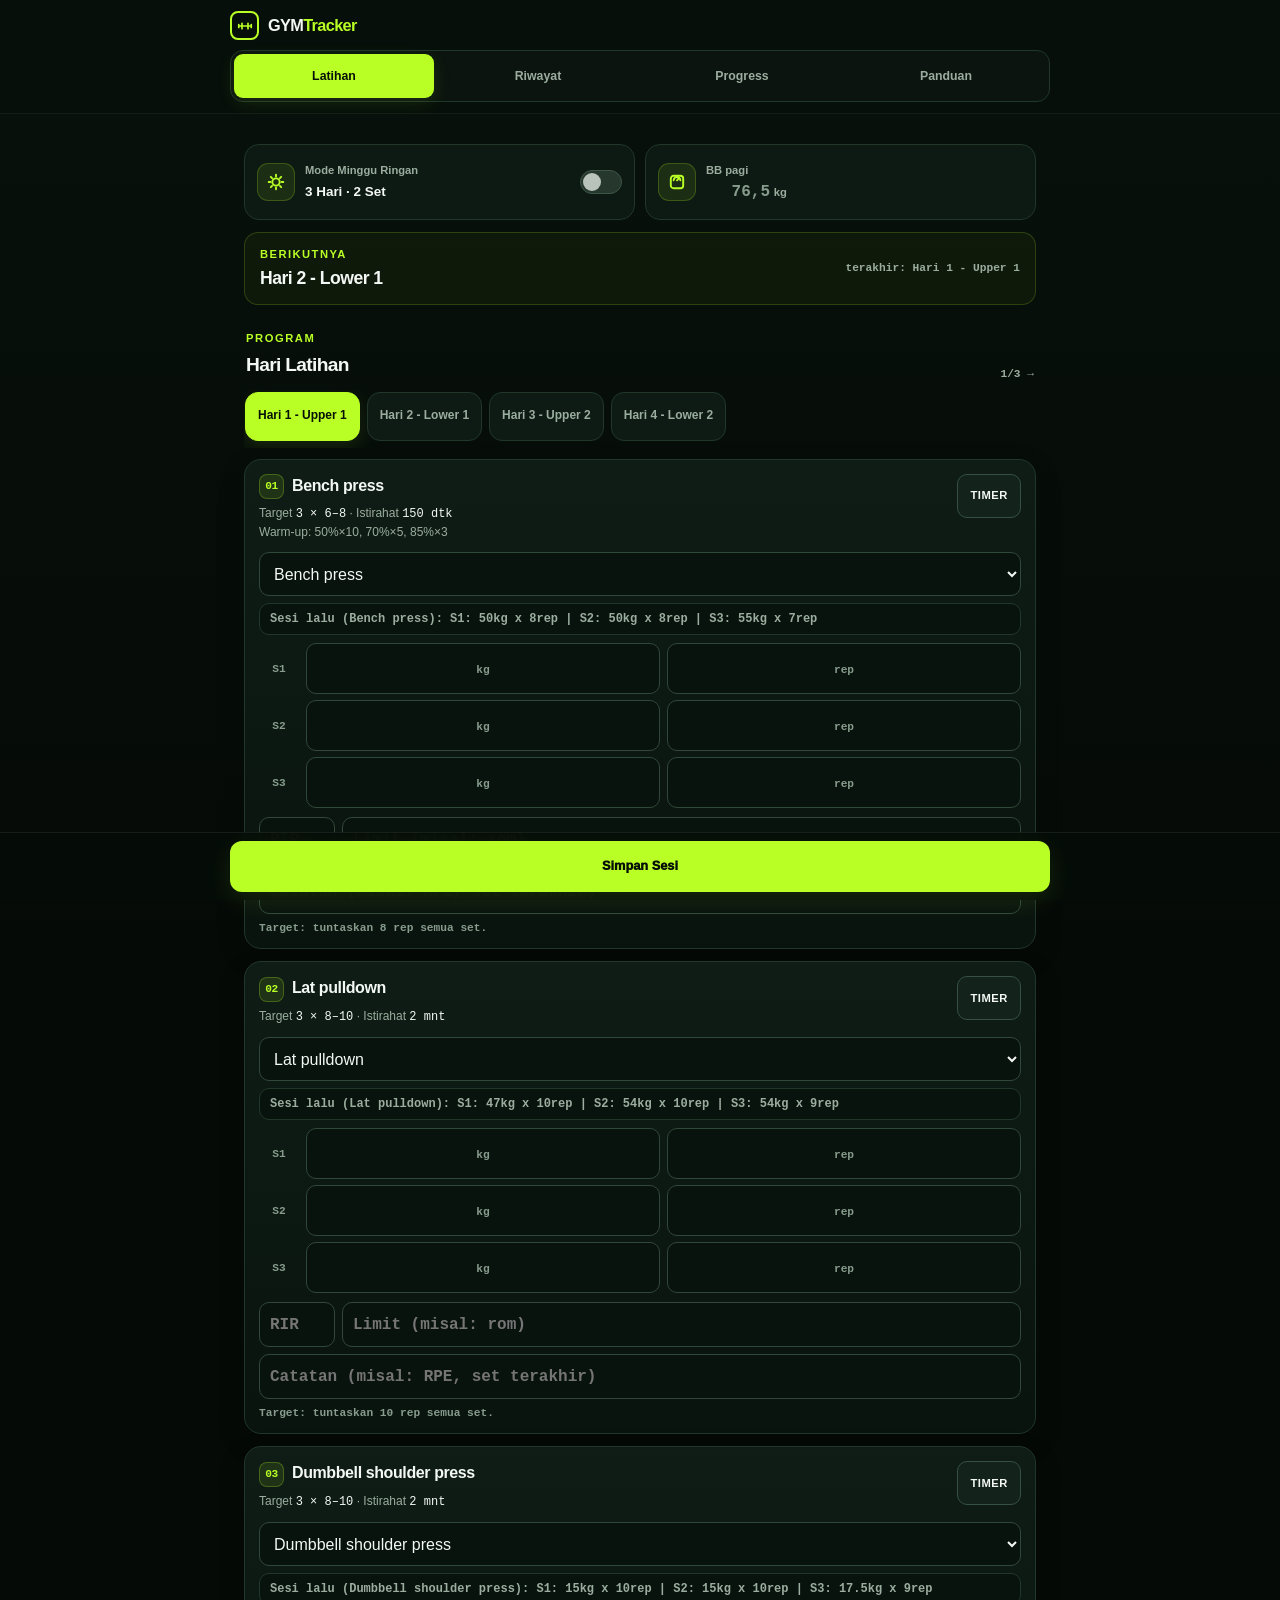
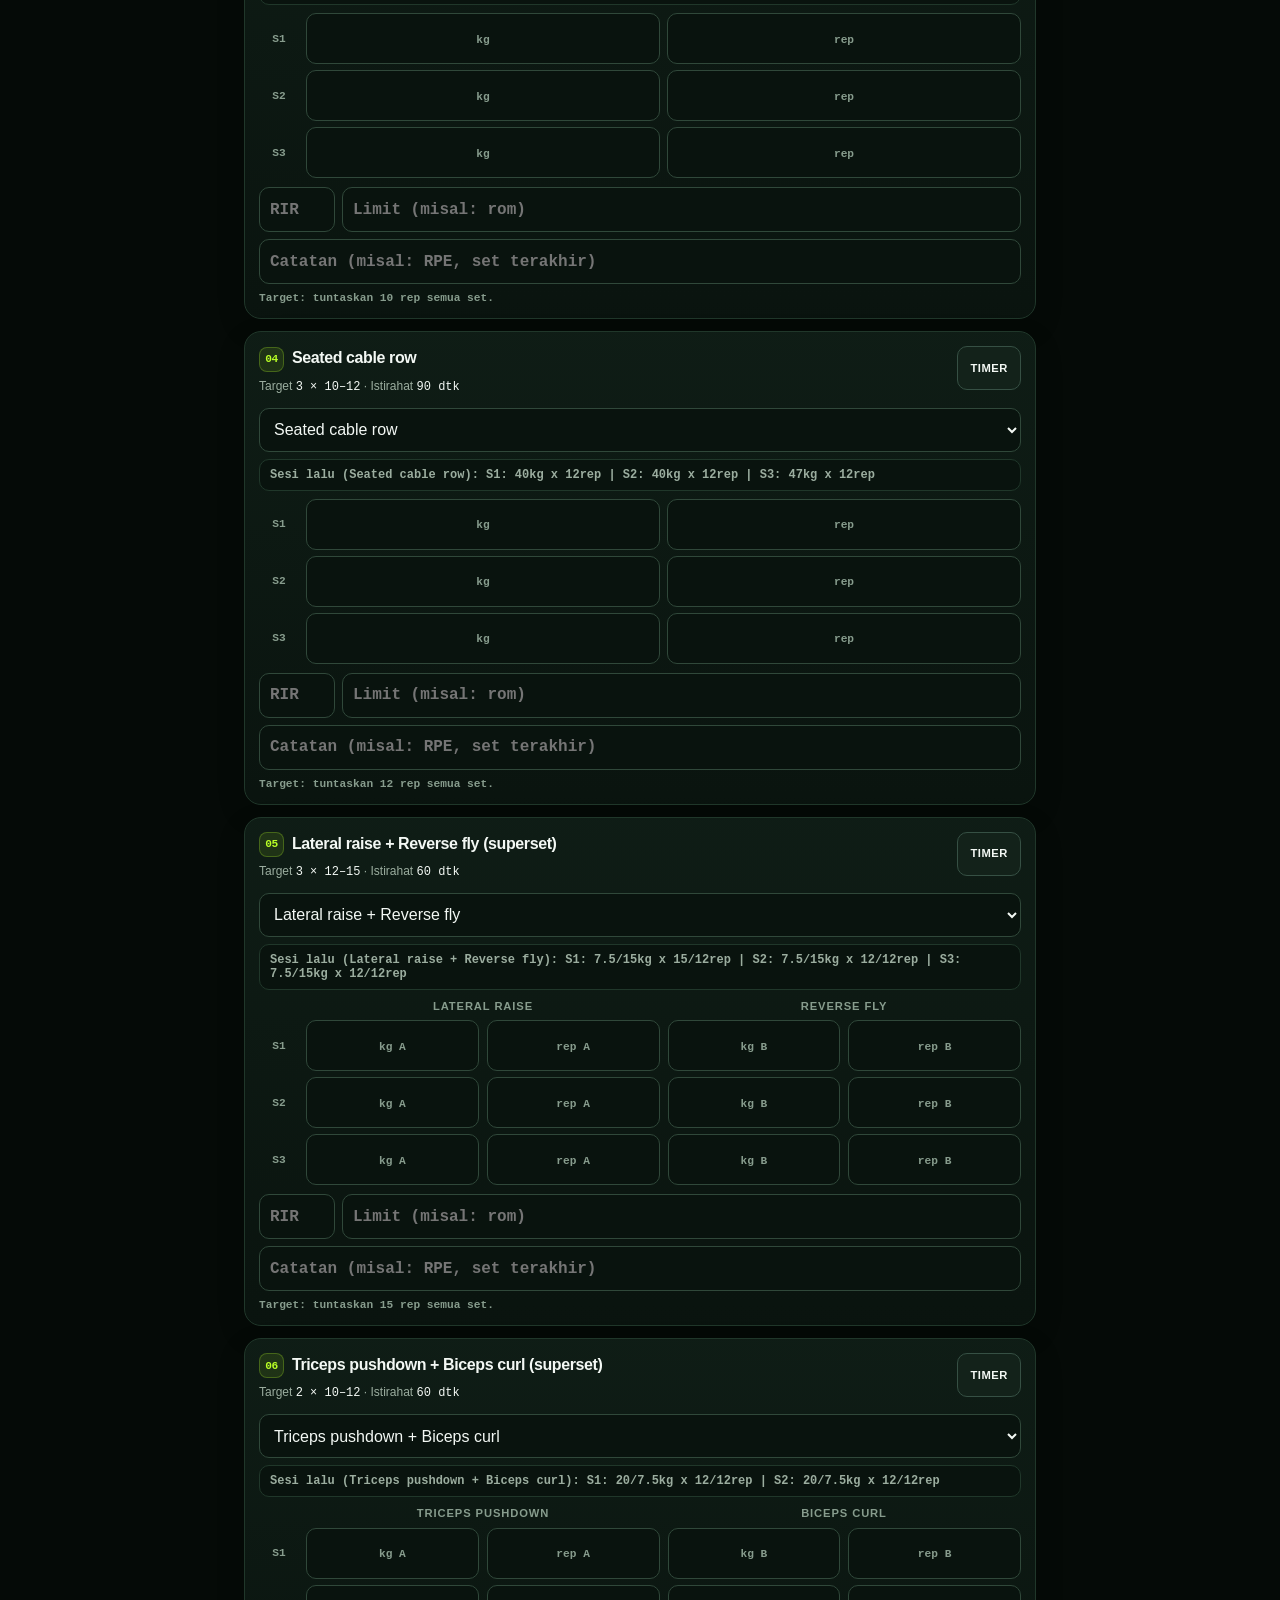
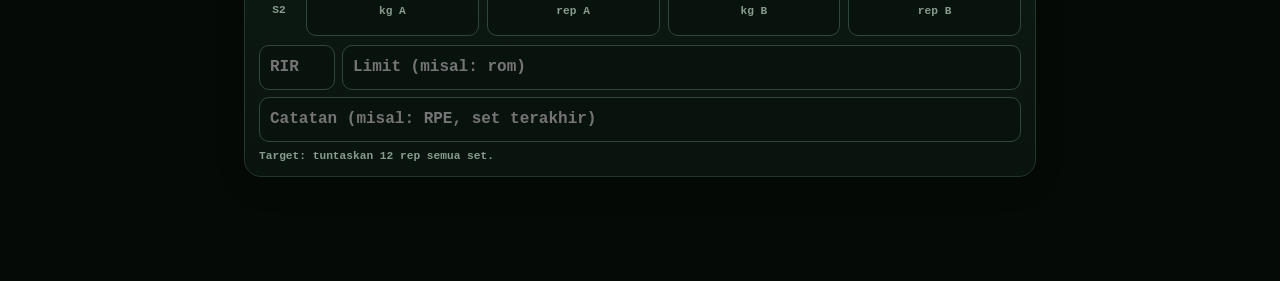
<file: index.html>
<!DOCTYPE html>
<html lang="id">
<head>
  <meta charset="UTF-8">
  <meta name="viewport" content="width=device-width, initial-scale=1.0, viewport-fit=cover">
  <meta name="theme-color" content="#07100b">
  <meta name="mobile-web-app-capable" content="yes">
  <meta name="apple-mobile-web-app-capable" content="yes">
  <meta name="apple-mobile-web-app-status-bar-style" content="black-translucent">
  <title>GYMTracker — Latihan lebih terarah</title>
  <link rel="manifest" href="manifest.webmanifest">
  <link rel="apple-touch-icon" href="icons/icon-192.png">
  <link rel="stylesheet" href="css/style.css">
  <script src="js/vendor/chart.umd.min.js"></script>
</head>
<body>
  <a class="skip-link" href="#exercise-list">Lewati ke latihan</a>

  <header class="app-header">
    <div class="header-inner">
      <button class="brand" type="button" onclick="switchTab('workout')" aria-label="Buka Latihan">
        <span class="brand-icon" aria-hidden="true"><svg viewBox="0 0 16 16" width="16" height="16" fill="none" stroke="currentColor" stroke-width="1.7" stroke-linecap="round" stroke-linejoin="round"><path d="M2.5 8h11M5 5.25v5.5M11 5.25v5.5M1.75 6.5v3M14.25 6.5v3"/></svg></span>
        <span>GYM<span>Tracker</span></span>
      </button>
    </div>
    <nav class="top-tabs" aria-label="Navigasi utama">
      <button class="tab-btn active" onclick="switchTab('workout')">Latihan</button>
      <button class="tab-btn" onclick="switchTab('history')">Riwayat</button>
      <button class="tab-btn" onclick="switchTab('chart')">Progress</button>
      <button class="tab-btn" onclick="switchTab('guide')">Panduan</button>
    </nav>
  </header>

  <main>
    <!-- LATIHAN -->
    <section id="tab-workout" class="tab-content active">
      <div class="quick-grid">
        <div class="quick-card mode-card">
          <div class="quick-icon" aria-hidden="true"><svg viewBox="0 0 16 16" width="18" height="18" fill="none" stroke="currentColor" stroke-width="1.7" stroke-linecap="round" stroke-linejoin="round"><circle cx="8" cy="8" r="3.25"/><path d="M8 1.5v1.6M8 12.9v1.6M1.5 8h1.6M12.9 8h1.6M3.4 3.4l1.1 1.1M11.5 11.5l1.1 1.1M12.6 3.4l-1.1 1.1M4.5 11.5l-1.1 1.1"/></svg></div>
          <div class="quick-copy">
            <span>Mode Minggu Ringan</span>
            <strong>3 Hari · 2 Set</strong>
          </div>
          <label class="switch" aria-label="Aktifkan mode minggu ringan">
            <input type="checkbox" id="light-week-toggle" onchange="toggleLightWeek()">
            <span></span>
          </label>
        </div>
        <label class="quick-card body-card" for="body-weight">
          <div class="quick-icon" aria-hidden="true"><svg viewBox="0 0 16 16" width="18" height="18" fill="none" stroke="currentColor" stroke-width="1.7" stroke-linecap="round" stroke-linejoin="round"><rect x="2.5" y="2.5" width="11" height="11" rx="2.5"/><path d="M5 6.5a3 3 0 0 1 6 0"/><path d="M8 6.5l1.4-1.6"/></svg></div>
          <div class="quick-copy"><span>BB pagi</span><strong><input type="text" id="body-weight" class="compact-field" placeholder="76,5" inputmode="decimal" oninput="updateBodyWeight(this.value)"> <small>kg</small></strong></div>
        </label>
      </div>

      <div id="rotation-hint" class="next-panel" role="status"><span class="next-label">BERIKUTNYA</span></div>

      <div class="section-heading">
        <div><span class="eyebrow">PROGRAM</span><h3>Hari Latihan</h3></div>
        <span class="section-meta" id="workout-count">1/3 →</span>
      </div>
      <div class="day-selector" id="day-buttons"></div>

      <div id="exercise-list" class="exercise-list" tabindex="-1"></div>
    </section>

    <!-- RIWAYAT -->
    <section id="tab-history" class="tab-content">
      <div class="page-heading">
        <div><span class="eyebrow">LOG</span><h2>Riwayat Latihan</h2><p>Performa tersimpan dari setiap sesi.</p></div>
      </div>
      <div id="history-overview" class="metric-grid">
        <div class="metric-card"><span>Total Sesi</span><strong id="metric-sessions">0</strong></div>
        <div class="metric-card"><span>Total Latihan</span><strong id="metric-exercises">0</strong></div>
        <div class="metric-card"><span>Durasi Rata-rata</span><strong id="metric-duration">—</strong></div>
      </div>
      <div class="backup-actions">
        <button class="btn-secondary" type="button" onclick="backupJSONData()">
          <svg viewBox="0 0 16 16" width="14" height="14" fill="none" stroke="currentColor" stroke-width="1.8" stroke-linecap="round" stroke-linejoin="round" aria-hidden="true"><path d="M8 2v8m0-8L5 5m3-3 3 3"/><path d="M2.5 10.5v2.75a1 1 0 0 0 1 1h9a1 1 0 0 0 1-1v-2.75"/></svg>
          <span>Backup JSON</span>
        </button>
        <button class="btn-secondary" type="button" onclick="exportCSVData()">
          <svg viewBox="0 0 16 16" width="14" height="14" fill="none" stroke="currentColor" stroke-width="1.8" stroke-linecap="round" stroke-linejoin="round" aria-hidden="true"><path d="M8 10V2m0 8 3-3m-3 3L5 7"/><path d="M2.5 10.5v2.75a1 1 0 0 0 1 1h9a1 1 0 0 0 1-1v-2.75"/></svg>
          <span>Ekspor CSV</span>
        </button>
        <label class="btn-secondary" for="restore-file" tabindex="0" role="button" onkeydown="if(event.key==='Enter'||event.key===' ') { event.preventDefault(); document.getElementById('restore-file').click(); }">
          <svg viewBox="0 0 16 16" width="14" height="14" fill="none" stroke="currentColor" stroke-width="1.8" stroke-linecap="round" stroke-linejoin="round" aria-hidden="true"><path d="M8 10V2m0 8 3-3m-3 3L5 7"/><path d="M2.5 5.5v-1a1 1 0 0 1 1-1h9a1 1 0 0 1 1 1v1"/></svg>
          <span>Restore JSON</span>
        </label>
        <input type="file" id="restore-file" accept="application/json,.json" hidden onchange="importBackupFile(this)">
      </div>
      <div id="backup-reminder" class="backup-banner hidden"></div>
      <div id="history-list" class="history-list"></div>
    </section>

    <!-- PROGRESS -->
    <section id="tab-chart" class="tab-content">
      <div class="page-heading chart-heading">
        <div><span class="eyebrow">ANALYTICS</span><h2>Progress Latihan</h2><p>Lihat kekuatan dan volume dari waktu ke waktu.</p></div>
        <div class="chart-select-wrap"><label for="chart-exercise-select">Gerakan</label><select id="chart-exercise-select" onchange="renderChart()"></select></div>
      </div>
      <div class="chart-switch" aria-label="Metrik grafik"><button class="active" type="button" data-metric="e1rm" onclick="setChartMetric('e1rm')">1RM (Epley)</button><button type="button" data-metric="volume" onclick="setChartMetric('volume')">Volume</button></div>
      <div id="chart-verdict" class="last-perf" style="margin:10px 0;"></div>
      <div class="chart-container"><canvas id="progressChart"></canvas></div>
      <div id="chart-gap-note" class="exercise-meta" style="display:none; margin-top:8px;">Garis putus = ganti variasi, disengaja.</div>
      <div class="metric-grid progress-metrics">
        <div class="metric-card wide"><span>e1RM Terbaik</span><strong id="metric-best-e1rm">—</strong><small id="metric-best-date">Belum ada data</small></div>
        <div class="metric-card wide"><span>Volume Total</span><strong id="metric-total-volume">—</strong><small id="metric-volume-change">—</small></div>
      </div>
    </section>

    <!-- PANDUAN -->
    <section id="tab-guide" class="tab-content">
      <div class="page-heading"><div><span class="eyebrow">KNOWLEDGE</span><h2>Panduan Penggunaan</h2><p>Ringkas, praktis, dan relevan saat latihan.</p></div></div>
      <div class="guide-grid">
        <article class="guide-card"><div class="guide-icon">R</div><div><h3>RIR</h3><span>Reps in Reserve</span><p>Sisa repetisi yang masih bisa dilakukan sebelum gagal. RIR 2 berarti masih kuat sekitar 2 rep.</p></div></article>
        <article class="guide-card"><div class="guide-icon">L</div><div><h3>Limit</h3><span>Pembatas Set</span><p>Catat bila berhenti karena ROM, grip, keseimbangan, atau faktor lain — bukan karena kekuatan.</p></div></article>
        <article class="guide-card"><div class="guide-icon">S</div><div><h3>Superset</h3><span>Dua gerakan berurutan</span><p>Gunakan pasangan input yang tersedia untuk mencatat kedua gerakan dalam satu set.</p></div></article>
        <article class="guide-card"><div class="guide-icon">↑</div><div><h3>Progressive Overload</h3><span>Beban · Repetisi · Kualitas</span><p>Aplikasi memberi saran progresi ketika target repetisi tercapai atau performa stagnan.</p></div></article>
        <article class="guide-card guide-wide"><div class="guide-icon">↗</div><div><h3>e1RM & Volume</h3><span>Dua angka utama di Progress</span><p>e1RM memakai rumus Epley. Volume membaca total kerja dari beban × repetisi × faktor dumbbell.</p></div></article>
        <article class="guide-card guide-wide"><div class="guide-icon">☁</div><div><h3>Backup & Restore</h3><span>Data tetap aman di perangkat</span><p>Data latihan tersimpan lokal. Backup JSON secara berkala sebelum pindah perangkat atau browser.</p></div></article>
        <article class="guide-card"><div class="guide-icon">P</div><div><h3>RPE</h3><span>Skala 1–10</span><p>RPE = 10 − RIR. RPE 8 ≈ RIR 2. Tulis di catatan bila lebih nyaman dari RIR.</p></div></article>
        <article class="guide-card guide-wide"><div class="guide-icon">W</div><div><h3>Warm-up</h3><span>Compound saja · ±3 menit</span><p>Rumus: <strong>50%×10, 70%×5, 85%×3</strong> dari beban kerja.</p><ul><li>Bench 50 kg → 25×10, 35×5, 42,5×3</li><li>Smith squat 47 kg → 20×10, 32,5×5, 40×3</li><li>Bulatkan ke beban terdekat; isolasi tidak perlu warm-up</li></ul></div></article>
        <article class="guide-card guide-wide"><div class="guide-icon">▲</div><div><h3>Aturan Progresi</h3><span>Kapan naik beban</span><p>Mulai dari batas bawah range, tambah 1 rep per sesi.</p><ul><li>Naik beban: semua set di batas atas</li><li>Naik beban: 2 dari 3 set di batas atas, beban sama</li><li>Naik beban: set terbaik sama 2 sesi berturut-turut</li><li>Badge = “naikkan beban sesi berikutnya”</li><li>Gagal batas bawah 2 sesi → turunkan 5–10%</li></ul></div></article>
        <article class="guide-card guide-wide"><div class="guide-icon">⇄</div><div><h3>Variasi & Grafik</h3><span>Ganti alat tidak memutus data</span><ul><li>Riwayat mengikuti fungsi otot, bukan nama alat</li><li>Garis putus saat ganti variasi = disengaja</li><li>Tujuannya: tidak tampil regresi palsu</li></ul></div></article>
        <article class="guide-card"><div class="guide-icon">↻</div><div><h3>Rotasi</h3><span>2 Upper : 2 Lower</span><p>Urutan: Upper A → Lower A → Upper B → Lower B. Hanya bisa 3 sesi? Lewati Lower B.</p></div></article>
        <article class="guide-card"><div class="guide-icon">◐</div><div><h3>Minggu Ringan</h3><span>Deload tiap 6–8 minggu</span><p>Aktifkan toggle di tab Latihan: semua gerakan jadi 2 set. Tetap catat seperti biasa.</p></div></article>
        <article class="guide-card guide-wide"><div class="guide-icon">◷</div><div><h3>Istirahat & Timer</h3><span>Compound lama, isolasi pendek</span><ul><li>Compound 2–3 menit, isolasi 60–90 detik</li><li>Angka persis tampil di tiap kartu — tekan Timer tiap selesai set</li><li>Alat occupied &gt; 90 detik → pindah alternatif, timer tetap jalan</li></ul></div></article>
        <article class="guide-card guide-wide"><div class="guide-icon">⚖</div><div><h3>Timbang & Nutrisi</h3><span>Ukur dengan protokol sama</span><ul><li>Timbang pagi sebelum makan, 3×/minggu</li><li>2.200 kcal · protein 160 g · lemak 70 g · karbo 232 g</li><li>Air 2,5–3 L · serat 35 g · 9.000 langkah/hari</li><li>Lingkar perut mingguan, kondisi sama</li></ul></div></article>
        <article class="guide-card"><div class="guide-icon">A/B</div><div><h3>Baca Superset</h3><span>Dua kolom, satu set</span><p>Kolom A dan B = dua gerakan berurutan tanpa istirahat. RIR dan catatan diisi per kartu (berlaku untuk keduanya).</p></div></article>
        <article class="guide-card guide-wide"><div class="guide-icon">≡</div><div><h3>Glosarium</h3><span>Istilah gym singkat</span><ul><li>Rep = 1 pengulangan · Set = 1 rangkaian rep</li><li>Failure = tidak bisa 1 rep lagi · ROM = rentang gerak penuh</li><li>PR = rekor pribadi · Plateau = mentok 2+ sesi</li><li>Deload = minggu ringan · Compound = multi-sendi · Isolasi = satu otot</li><li>Tempo 3-0-1 = 3 dtk turun, 0 tahan, 1 dtk angkat</li></ul></div></article>
      </div>
    </section>
  </main>

  <div class="actionbar">
    <div class="actionbar-inner">
      <div id="timer-bar" class="timer-bar hidden" role="status">
        <span>Istirahat <strong class="timer-num" id="timer-display">00:00</strong></span>
        <button onclick="stopTimer()">Batal</button>
      </div>
      <button id="save-workout-btn" class="btn-primary hidden" onclick="finishWorkout()">Simpan Sesi</button>
    </div>
  </div>

  <nav class="mobile-nav" aria-label="Navigasi mobile">
    <button class="mobile-tab-btn active" data-tab="workout" onclick="switchTab('workout')"><span><svg viewBox="0 0 16 16" width="20" height="20" fill="none" stroke="currentColor" stroke-width="1.7" stroke-linecap="round" stroke-linejoin="round" aria-hidden="true"><path d="M2.5 6.5v3M4.5 4.75v6.5M11.5 4.75v6.5M13.5 6.5v3M4.5 8h7"/></svg></span><small>Latihan</small></button>
    <button class="mobile-tab-btn" data-tab="history" onclick="switchTab('history')"><span><svg viewBox="0 0 16 16" width="20" height="20" fill="none" stroke="currentColor" stroke-width="1.7" stroke-linecap="round" stroke-linejoin="round" aria-hidden="true"><path d="M5.5 4.5h8M5.5 8h8M5.5 11.5h8M2.6 4.5h.01M2.6 8h.01M2.6 11.5h.01"/></svg></span><small>Riwayat</small></button>
    <button class="mobile-tab-btn" data-tab="chart" onclick="switchTab('chart')"><span><svg viewBox="0 0 16 16" width="20" height="20" fill="none" stroke="currentColor" stroke-width="1.7" stroke-linecap="round" stroke-linejoin="round" aria-hidden="true"><path d="M2.5 13.5h11M5 13.5V9M8 13.5V4.5M11 13.5V7"/></svg></span><small>Progress</small></button>
    <button class="mobile-tab-btn" data-tab="guide" onclick="switchTab('guide')"><span><svg viewBox="0 0 16 16" width="20" height="20" fill="none" stroke="currentColor" stroke-width="1.7" stroke-linecap="round" stroke-linejoin="round" aria-hidden="true"><path d="M8 4.7C6.6 3.5 4.7 3 2.5 3v9c2.2 0 4.1.5 5.5 1.7 1.4-1.2 3.3-1.7 5.5-1.7V3c-2.2 0-4.1.5-5.5 1.7zM8 4.7v9"/></svg></span><small>Panduan</small></button>
  </nav>

  <script src="js/data.js"></script>
  <script src="js/storage.js"></script>
  <script src="js/seed.js"></script>
  <script src="js/timer.js"></script>
  <script src="js/workout.js"></script>
  <script src="js/progress.js"></script>
  <script src="js/chart.js"></script>
  <script>
    if ("serviceWorker" in navigator) {
      window.addEventListener("load", () => navigator.serviceWorker.register("sw.js").catch(e => console.error("SW gagal:", e)));
    }
  </script>
</body>
</html>
</file>
<file: css/style.css>
:root{
 --bg:#07100b;--bg2:#0a1510;--panel:#0e1b15;--panel2:#12231b;--well:#09130e;
 --text:#f3f8f4;--muted:#9bad9f;--dim:#879c8d;--line:#20372a;--line2:#315140;
 --accent:#b9ff26;--accent2:#00df76;--accentInk:#071007;--warn:#ffcc63;--danger:#ff7b83;
 --radius:16px;--radiusSm:11px;--tap:48px;
 --font:-apple-system,BlinkMacSystemFont,"Segoe UI",Roboto,Arial,sans-serif;
 --mono:ui-monospace,SFMono-Regular,Menlo,Consolas,monospace;color-scheme:dark
}
*{box-sizing:border-box}html{-webkit-text-size-adjust:100%;scroll-behavior:smooth}
body{margin:0;min-height:100vh;font-family:var(--font);color:var(--text);background:radial-gradient(circle at 50% -20%,rgba(0,223,118,.12),transparent 34rem),linear-gradient(180deg,#08110c,#050a07 60rem);line-height:1.48;padding-bottom:calc(104px + env(safe-area-inset-bottom))}
button,input,select{font:inherit}button{touch-action:manipulation}::selection{background:var(--accent);color:var(--accentInk)}
:focus-visible{outline:2px solid var(--accent);outline-offset:3px}input,select{caret-color:var(--accent)}
.app-header{position:sticky;top:0;z-index:40;background:rgba(7,16,11,.9);backdrop-filter:blur(18px);-webkit-backdrop-filter:blur(18px);border-bottom:1px solid rgba(255,255,255,.06);padding:calc(11px + env(safe-area-inset-top)) 14px 11px}
.header-inner,.top-tabs,main,.actionbar-inner{max-width:820px;margin:0 auto}.header-inner{display:flex;align-items:center;justify-content:space-between;gap:12px}
.brand{border:0;background:transparent;color:var(--text);display:flex;align-items:center;gap:9px;font-weight:900;font-size:1.02rem;letter-spacing:-.04em;padding:0;cursor:pointer}.brand>span:last-child span{color:var(--accent)}
.brand-icon{display:grid;place-items:center;width:29px;height:29px;border:2px solid var(--accent);border-radius:8px;color:var(--accent);font-size:1rem;font-weight:900;line-height:1}
.top-tabs{display:grid;grid-template-columns:repeat(4,1fr);gap:4px;margin-top:10px;padding:3px;border:1px solid var(--line);border-radius:13px;background:rgba(255,255,255,.018)}
.tab-btn{min-height:44px;border:0;border-radius:9px;background:transparent;color:var(--muted);font-weight:800;font-size:.77rem;cursor:pointer}.tab-btn.active{background:var(--accent);color:var(--accentInk);box-shadow:0 5px 18px rgba(185,255,38,.1)}
main{padding:18px 14px 0}.tab-content{display:none}.tab-content.active{display:block;animation:rise .18s ease-out}@keyframes rise{from{opacity:.2;transform:translateY(5px)}to{opacity:1;transform:none}}
.eyebrow{color:var(--accent);font-size:.7rem;font-weight:900;letter-spacing:.14em;text-transform:uppercase}.page-heading p{margin:0;color:var(--muted);font-size:.84rem;max-width:540px}
.quick-grid{display:grid;grid-template-columns:1fr 1fr;gap:10px;margin:12px 0}.quick-card{min-height:76px;display:flex;align-items:center;gap:10px;padding:11px 12px;border:1px solid var(--line);border-radius:15px;background:rgba(14,27,21,.9)}.quick-icon{display:grid;place-items:center;width:38px;height:38px;flex:0 0 auto;border-radius:11px;background:rgba(185,255,38,.09);border:1px solid rgba(185,255,38,.2);color:var(--accent);font-weight:900;font-size:.72rem}.quick-copy{display:grid;gap:3px;min-width:0}.quick-copy span{font-size:.7rem;color:var(--muted);font-weight:750}.quick-copy strong{font-size:.84rem}.body-card{cursor:text}.compact-field{width:64px;padding:0;border:0;background:transparent;color:var(--text);font:800 1rem var(--mono);text-align:right}.compact-field::placeholder{color:var(--dim)}.quick-copy small{font-size:.7rem;color:var(--muted)}
.switch{margin-left:auto;position:relative;width:42px;height:24px;flex:0 0 auto}.switch input{opacity:0;width:0;height:0}.switch span{position:absolute;inset:0;background:#26382e;border:1px solid #3d5547;border-radius:999px;cursor:pointer}.switch span:before{content:"";position:absolute;inset:-10px}.switch span:after{content:"";position:absolute;width:18px;height:18px;left:2px;top:2px;background:#b9c3bc;border-radius:50%;transition:.16s}.switch input:checked+span{background:var(--accent2);border-color:var(--accent2)}.switch input:focus-visible+span{outline:2px solid var(--accent);outline-offset:2px}.switch input:checked+span:after{transform:translateX(18px);background:#06200f}
.next-panel{display:flex;justify-content:space-between;align-items:center;gap:14px;padding:13px 15px;margin:12px 0;border:1px solid rgba(185,255,38,.18);border-radius:14px;background:rgba(185,255,38,.045)}.next-label{display:block;color:var(--accent);font-size:.7rem;font-weight:900;letter-spacing:.13em}.next-value{font-size:1.1rem;font-weight:900;letter-spacing:-.03em;margin-top:2px}.next-meta{font:700 .7rem var(--mono);color:var(--muted);text-align:right}
.section-heading,.page-heading{display:flex;align-items:end;justify-content:space-between;gap:15px;margin:20px 2px 10px}.section-heading h3,.page-heading h2{margin:3px 0 0;font-size:1.2rem;letter-spacing:-.035em}.section-meta{color:var(--muted);font:700 .7rem var(--mono)}
.day-selector{display:flex;gap:7px;overflow-x:auto;padding:2px 1px 7px;margin-bottom:11px}.day-btn{flex:0 0 auto;min-height:49px;min-width:110px;padding:7px 12px;border:1px solid var(--line);border-radius:13px;background:var(--panel);color:var(--muted);font-weight:850;font-size:.75rem;cursor:pointer}.day-btn.active{border-color:var(--accent);background:var(--accent);color:var(--accentInk);box-shadow:0 7px 20px rgba(185,255,38,.1)}
.exercise-list{display:grid;gap:12px}.exercise-card{background:linear-gradient(180deg,rgba(15,29,22,.98),rgba(10,20,15,.98));border:1px solid var(--line);border-radius:17px;padding:14px;box-shadow:0 10px 30px rgba(0,0,0,.12)}.exercise-card:focus-within{border-color:#46624f}.exercise-header{display:flex;justify-content:space-between;gap:12px;align-items:flex-start}.exercise-title{font-weight:900;font-size:1rem;letter-spacing:-.025em}.exercise-title .ex-num{display:inline-grid;place-items:center;width:25px;height:25px;margin-right:8px;border-radius:8px;background:rgba(185,255,38,.1);border:1px solid rgba(185,255,38,.25);color:var(--accent);font:800 .7rem var(--mono);vertical-align:middle}.exercise-meta{margin-top:6px;color:var(--muted);font-size:.75rem}.exercise-meta .num{color:var(--text);font-family:var(--mono)}
.btn-sm{display:inline-flex;align-items:center;justify-content:center;min-height:44px;padding:8px 12px;border:1px solid #365044;border-radius:10px;background:#13221a;color:var(--text);font-size:.7rem;font-weight:850;letter-spacing:.05em;text-transform:uppercase;cursor:pointer;white-space:nowrap}.btn-sm:hover{border-color:var(--accent);color:var(--accent)}
.variation-row{display:flex;gap:8px;align-items:center;margin:11px 0 7px}.variation-row label{color:var(--dim);font-size:.7rem;font-weight:900;letter-spacing:.1em;text-transform:uppercase}.variation-row select,.chart-select-wrap select{flex:1;min-height:44px;padding:8px 10px;border:1px solid #30483a;border-radius:10px;background:var(--well);color:var(--text);font-size:1rem}.variation-row select:focus,.chart-select-wrap select:focus{border-color:var(--accent)}
.last-perf{padding:8px 10px;margin:0 0 7px;border:1px solid var(--line);border-radius:10px;background:var(--well);color:var(--muted);font:600 .75rem var(--mono);overflow-wrap:anywhere}.sets-container{display:grid;gap:6px;margin-top:8px}.superset-head{display:grid;grid-template-columns:40px 1fr 1fr;gap:7px;color:var(--dim);font-size:.7rem;font-weight:900;text-align:center;text-transform:uppercase;letter-spacing:.08em}.set-row{display:flex;align-items:center;gap:7px}.set-row.single{display:grid;grid-template-columns:40px 1fr 1fr}.set-label{width:40px;color:var(--dim);font:800 .7rem var(--mono);text-align:center}.set-row input{width:100%;min-height:51px;border:1px solid #30483a;border-radius:10px;background:var(--well);color:var(--text);text-align:center;font:800 16px var(--mono)}.set-row input:focus{border-color:var(--accent);box-shadow:0 0 0 3px rgba(185,255,38,.08)}.set-row input::placeholder{color:var(--dim);font-size:.7rem;font-weight:600}.superset-pair{display:grid!important;grid-template-columns:1fr 1fr;gap:7px}.mini-row{display:flex;gap:7px;margin-top:9px}.text-field{min-height:45px;padding:9px 10px;border:1px solid #30483a;border-radius:10px;background:var(--well);color:var(--text);font:700 16px var(--mono)}.text-field:focus{border-color:var(--accent)}.mini-row .text-field{width:76px}.mini-row .grow{flex:1;width:auto}.note-field{width:100%;margin-top:7px}.progression-badge{margin-top:9px;padding:10px 11px;border-radius:10px;background:var(--accent);color:var(--accentInk);font-weight:900;font-size:.72rem}.progression-idle{margin-top:8px;color:var(--dim);font:600 .7rem var(--mono)}
.page-heading{align-items:center;margin-top:2px}.page-heading h2{font-size:1.55rem}.page-heading p{margin-top:4px}.metric-grid{display:grid;grid-template-columns:repeat(auto-fit,minmax(88px,1fr));gap:8px;margin:12px 0}.metric-card{min-height:83px;padding:12px;border:1px solid var(--line);border-radius:13px;background:var(--panel);display:flex;flex-direction:column;justify-content:center}.metric-card span{color:var(--muted);font-size:.7rem;font-weight:750}.metric-card strong{font-size:1.25rem;line-height:1.15;margin-top:4px;letter-spacing:-.04em}.metric-card small{color:var(--dim);font-size:.75rem;margin-top:3px}.metric-card.wide{min-height:96px}.backup-actions{display:flex;gap:7px;flex-wrap:wrap;margin:10px 0}.btn-secondary{display:inline-flex;align-items:center;justify-content:center;gap:8px;min-height:44px;padding:10px 14px;border:1px solid #365044;border-radius:10px;background:var(--panel2);color:var(--text);font-size:.72rem;font-weight:800;letter-spacing:.05em;text-transform:uppercase;cursor:pointer;white-space:nowrap}.btn-secondary svg{flex:0 0 auto}.btn-secondary:hover{border-color:var(--accent);color:var(--accent)}.btn-secondary:active{transform:translateY(1px)}.btn-danger{display:inline-flex;align-items:center;gap:6px;flex:0 0 auto;min-height:44px;padding:8px 12px;border:1px solid rgba(255,122,122,.45);border-radius:10px;background:rgba(255,122,122,.08);color:#ffb3b6;font-size:.7rem;font-weight:800;letter-spacing:.06em;text-transform:uppercase;cursor:pointer;white-space:nowrap}.btn-danger svg{flex:0 0 auto}.btn-danger:hover{background:rgba(255,122,122,.16);border-color:#ff7a7a;color:#ffd0d2}.btn-danger:active{transform:translateY(1px)}.backup-banner{display:flex;align-items:center;justify-content:space-between;gap:10px;padding:11px 12px;margin:10px 0;border:1px solid rgba(255,204,99,.4);border-radius:12px;background:#201b0d;color:#ffe0a1;font-size:.73rem}.backup-banner.hidden{display:none}.backup-banner .banner-btn{display:inline-flex;align-items:center;justify-content:center;min-height:44px;padding:8px 14px;border-radius:10px;font-size:.7rem;font-weight:800;letter-spacing:.05em;text-transform:uppercase;cursor:pointer;white-space:nowrap}.backup-banner .banner-btn-primary{border:0;background:var(--accent);color:var(--accentInk)}.backup-banner .banner-btn.dismiss{border:1px solid rgba(255,224,161,.4);background:transparent;color:#ffe0a1}.history-list{display:grid;gap:10px}.session-head{display:flex!important;align-items:center;justify-content:space-between;gap:10px;padding-bottom:10px;border-bottom:1px solid var(--line)}.session-title{font-size:.78rem;font-weight:850;min-width:0}.session-line{margin-top:9px;font:700 .75rem var(--mono);line-height:1.6}.session-line small{color:var(--muted);font-family:var(--font)}
.chart-heading{align-items:flex-end}.chart-select-wrap{display:grid;gap:5px;min-width:170px}.chart-select-wrap label{font-size:.7rem;color:var(--muted);font-weight:850;text-transform:uppercase;letter-spacing:.08em}.chart-switch{display:grid;grid-template-columns:1fr 1fr;max-width:310px;margin:14px 0 10px;padding:3px;border:1px solid var(--line);border-radius:11px;background:var(--panel)}.chart-switch button{min-height:44px;border:0;border-radius:8px;background:transparent;color:var(--muted);font-size:.7rem;font-weight:850}.chart-switch button.active{background:var(--accent);color:var(--accentInk)}.chart-container{min-height:315px;padding:12px;border:1px solid var(--line);border-radius:16px;background:var(--panel)}.progress-metrics{grid-template-columns:1fr 1fr}
.guide-grid{display:grid;grid-template-columns:1fr 1fr;gap:10px}.guide-card{display:flex;gap:11px;padding:14px;border:1px solid var(--line);border-radius:14px;background:var(--panel)}.guide-card.guide-wide{grid-column:span 2}.guide-icon{display:grid;place-items:center;width:38px;height:38px;flex:0 0 auto;border-radius:10px;background:rgba(185,255,38,.09);color:var(--accent);border:1px solid rgba(185,255,38,.18);font-weight:900}.guide-card h3{margin:0;font-size:.86rem}.guide-card span{display:block;margin-top:2px;color:var(--accent);font-size:.7rem;font-weight:800}.guide-card p{margin:7px 0 0;color:var(--muted);font-size:.75rem;line-height:1.55}
.guide-card ul{margin:7px 0 0;padding-left:18px;color:var(--muted);font-size:.75rem;line-height:1.6}
.guide-card li{margin-bottom:3px}
.guide-card li::marker{color:var(--accent)}
.actionbar{position:fixed;left:0;right:0;bottom:0;z-index:45;background:rgba(6,13,9,.93);border-top:1px solid rgba(255,255,255,.07);padding:8px 12px calc(8px + env(safe-area-inset-bottom));backdrop-filter:blur(18px);-webkit-backdrop-filter:blur(18px)}.actionbar-inner{display:grid;gap:7px}.timer-bar{display:flex;justify-content:space-between;align-items:center;padding:8px 10px 8px 13px;border:1px solid rgba(0,223,118,.4);border-radius:12px;background:#0b2819;color:#c9f7d9;font-size:.7rem;font-weight:850}.timer-bar.hidden{display:none}.timer-num{color:var(--accent);font:900 1.15rem var(--mono);margin-left:6px}.timer-bar button{min-height:44px;padding:5px 10px;border:1px solid #41604f;border-radius:8px;background:transparent;color:inherit;font-size:.7rem;font-weight:800}.btn-primary{width:100%;min-height:51px;border:0;border-radius:12px;background:var(--accent);color:var(--accentInk);font-weight:950;font-size:.8rem;box-shadow:0 8px 25px rgba(185,255,38,.1);cursor:pointer}.btn-primary:disabled{opacity:.45;cursor:not-allowed}.btn-primary.hidden{display:none}
.mobile-nav{display:none}.skip-link{position:absolute;left:-9999px;top:0;background:var(--accent);color:var(--accentInk);padding:10px 13px;font-weight:900}.skip-link:focus{left:0;z-index:100}
@media(max-width:700px){
 body{padding-bottom:calc(160px + env(safe-area-inset-bottom))}.app-header{padding-bottom:10px}.top-tabs{display:none}main{padding:13px 10px 0}.quick-grid{gap:7px}.quick-card{padding:9px}.quick-icon{width:34px;height:34px}.quick-copy span{font-size:.7rem}.quick-copy strong{font-size:.76rem}.page-heading h2{font-size:1.35rem}.chart-heading{display:grid;align-items:start}.chart-select-wrap{width:100%}.chart-select-wrap select{width:100%}.metric-grid{gap:6px}.metric-card{padding:10px}.metric-card strong{font-size:1.08rem}.guide-grid{grid-template-columns:1fr}.guide-card.guide-wide{grid-column:auto}.mobile-nav{position:fixed;display:grid;grid-template-columns:repeat(4,1fr);left:10px;right:10px;bottom:calc(74px + env(safe-area-inset-bottom));z-index:44;padding:4px;border:1px solid #2b4637;border-radius:16px;background:rgba(7,16,11,.94);backdrop-filter:blur(16px);box-shadow:0 10px 30px rgba(0,0,0,.3)}.mobile-tab-btn{min-height:54px;border:0;border-radius:11px;background:transparent;color:var(--muted);display:grid;place-items:center;gap:1px;font-size:1rem;cursor:pointer}.mobile-tab-btn small{font-size:.7rem;font-weight:800}.mobile-tab-btn.active{background:var(--accent);color:var(--accentInk)}.actionbar{padding-top:7px}.actionbar-inner{gap:6px}.timer-bar{min-height:42px}.btn-primary{min-height:49px}.backup-actions .btn-secondary{flex:1}
}
@media(min-width:701px){.mobile-nav{display:none!important}.actionbar-inner{max-width:820px}}
@media(prefers-reduced-motion:reduce){html{scroll-behavior:auto}.tab-content.active{animation:none}}
@media(max-width:700px){.actionbar:has(.timer-bar:not(.hidden))~.mobile-nav{bottom:calc(140px + env(safe-area-inset-bottom))}}

.mobile-tab-btn svg{display:block;margin:0 auto}
.empty-state{display:grid;justify-items:center;gap:12px;padding:28px 14px;text-align:center;color:var(--muted);font-size:.75rem}.empty-state p{margin:0;max-width:34ch}
.toast{position:fixed;left:50%;bottom:calc(96px + env(safe-area-inset-bottom));transform:translateX(-50%) translateY(8px);z-index:60;max-width:min(92vw,420px);padding:11px 14px;border:1px solid var(--line2);border-radius:12px;background:var(--panel2);color:var(--text);font-size:.75rem;font-weight:700;text-align:center;box-shadow:0 10px 30px rgba(0,0,0,.3);opacity:0;pointer-events:none;transition:opacity .18s ease-out,transform .18s ease-out}.toast.show{opacity:1;transform:translateX(-50%)}
@media(max-width:700px){.toast{bottom:calc(150px + env(safe-area-inset-bottom))}}
@media(prefers-reduced-motion:reduce){.toast{transition:none}}
.actionbar:not(:has(.btn-primary:not(.hidden),.timer-bar:not(.hidden))){display:none}
</file>
